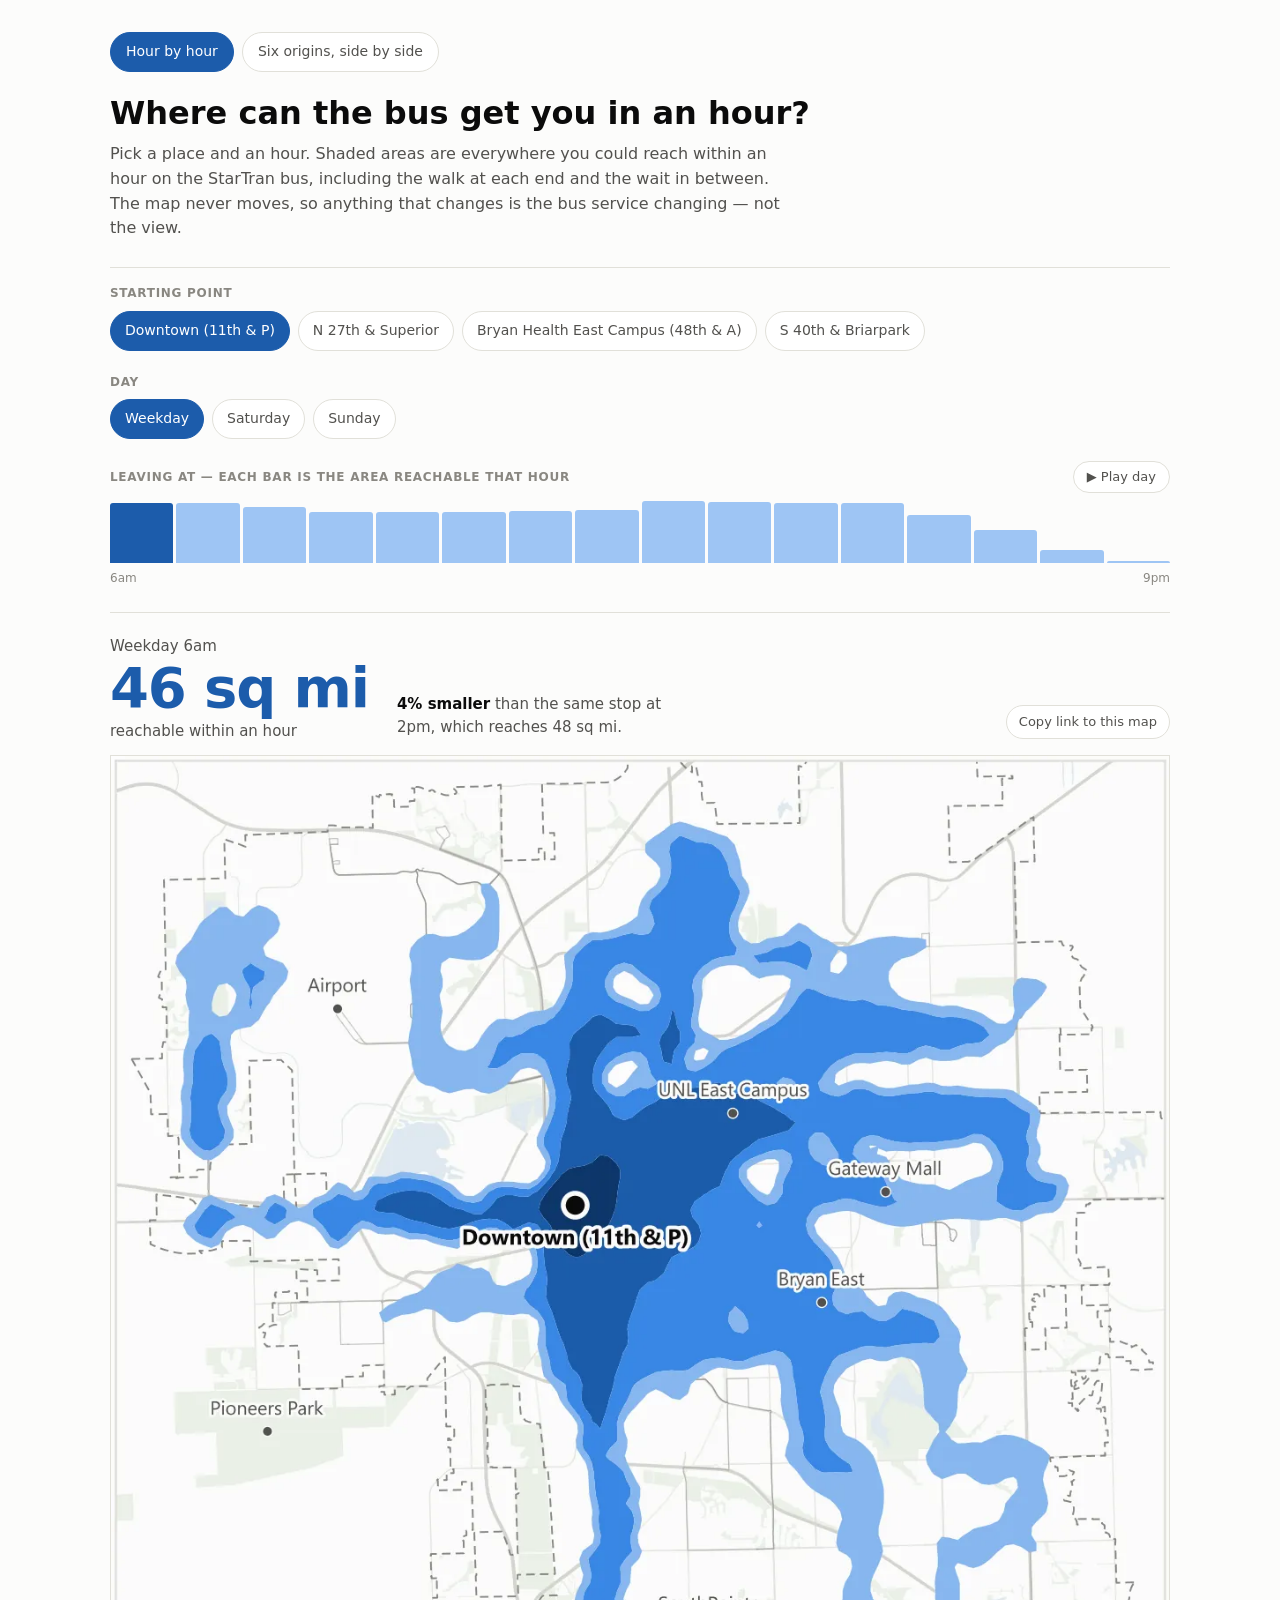
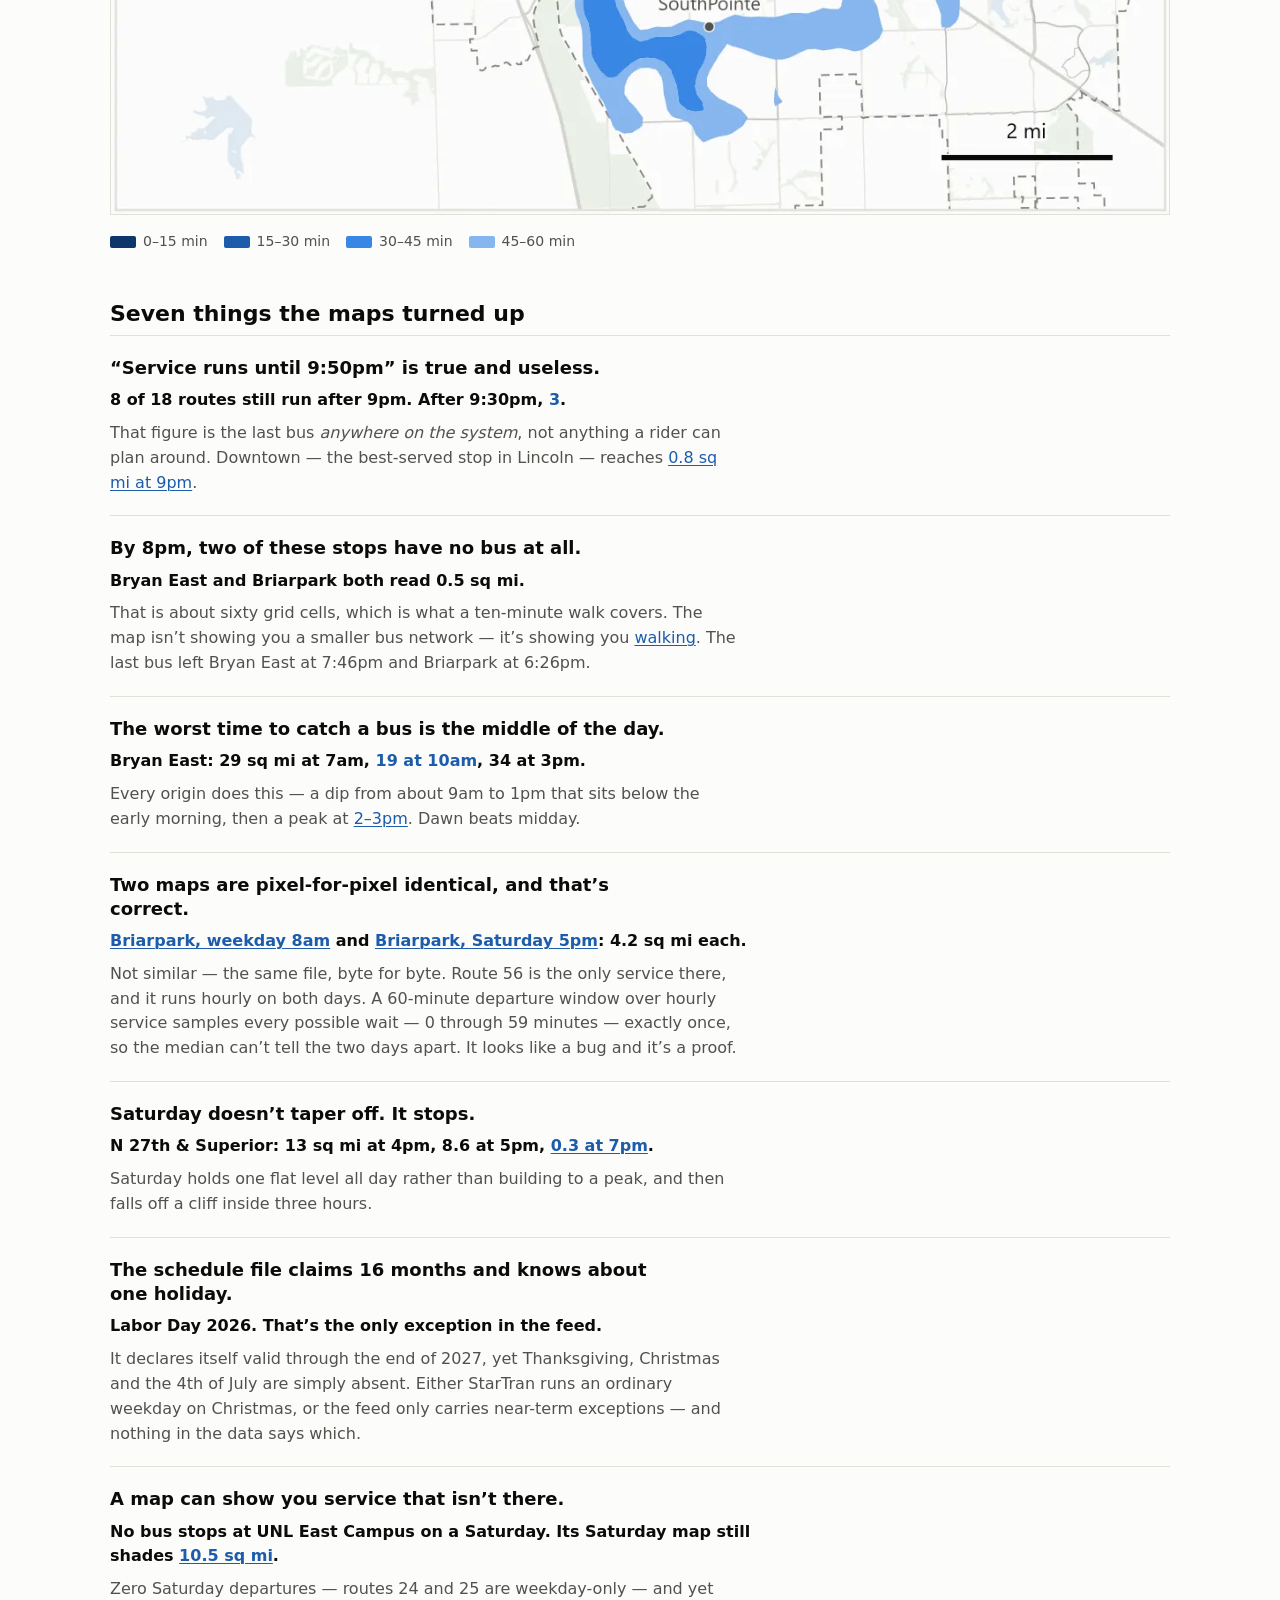
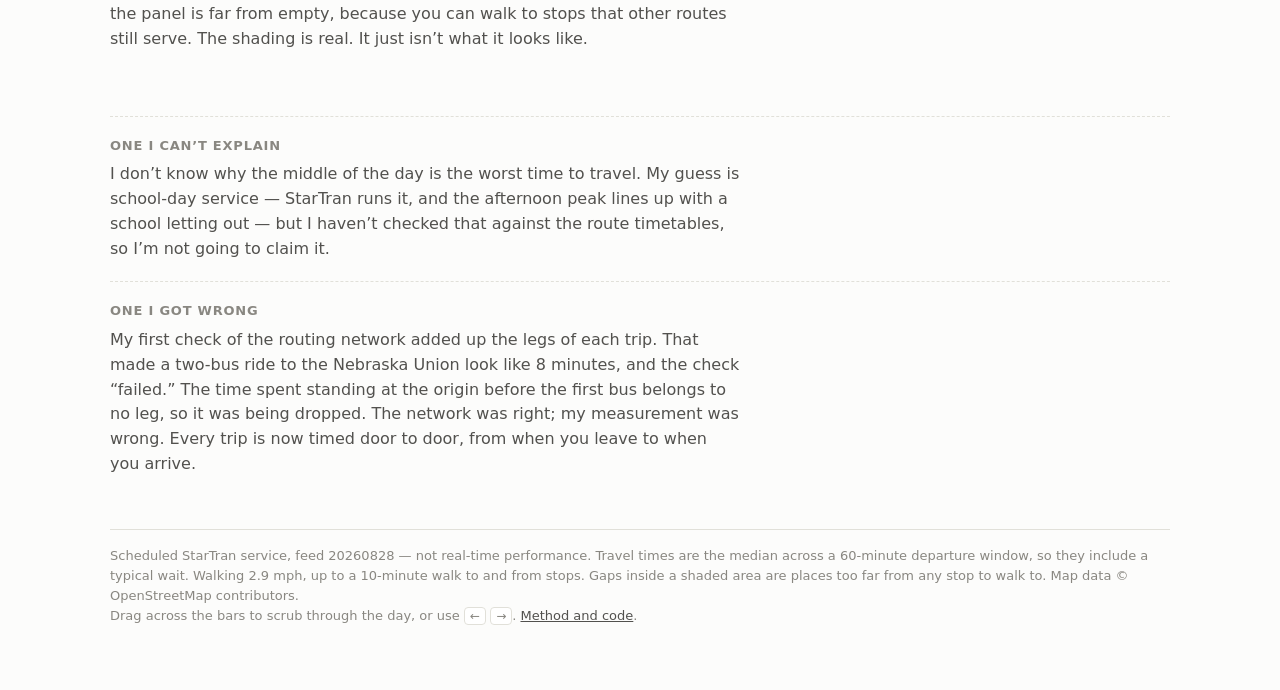
<file: output/web/explorer/index.html>
<!doctype html>
<html lang="en">
<head>
<meta charset="utf-8">
<meta name="viewport" content="width=device-width, initial-scale=1">
<title>Where can the bus get you? — StarTran access in Lincoln, Nebraska</title>
<meta name="description" content="How far the bus actually gets you from six points in Lincoln, Nebraska, hour by hour — and how far it doesn't, after dark and on weekends.">
<meta name="author" content="Logan Servant">
<link rel="canonical" href="https://loganserv44.github.io/where-the-bus-goes/">
<meta property="og:type" content="website">
<meta property="og:title" content="Where can the bus get you in an hour?">
<meta property="og:description" content="Scheduled StarTran access in Lincoln, Nebraska, mapped hour by hour. At 8am, downtown reaches 41% of the city. At 8pm, 9%. On Sunday, nothing.">
<meta property="og:url" content="https://loganserv44.github.io/where-the-bus-goes/">
<meta property="og:image" content="https://loganserv44.github.io/where-the-bus-goes/downtown.webp">
<meta name="twitter:card" content="summary_large_image">
<link rel="stylesheet" href="style.css">
</head>
<body>
<div class="wrap">
  <nav class="pagenav" aria-label="Views">
    <a href="./" aria-current="page">Hour by hour</a>
    <a href="compare.html">Six origins, side by side</a>
  </nav>

  <h1>Where can the bus get you in an hour?</h1>
  <p class="lede">Pick a place and an hour. Shaded areas are everywhere you could reach
  within an hour on the StarTran bus, including the walk at each end and the wait in
  between. The map never moves, so anything that changes is the bus service changing —
  not the view.</p>

  <div class="controls">
    <div class="row">
      <div class="group">
        <h2>Starting point</h2>
        <div class="btns" id="origins"></div>
      </div>
      <div class="group">
        <h2>Day</h2>
        <div class="btns" id="days"></div>
      </div>
    </div>

    <div class="timeline" id="timeline">
      <div class="tlhead">
        <h2 style="font-size:12px;letter-spacing:.06em;text-transform:uppercase;color:var(--muted);font-weight:600">
          Leaving at — each bar is the area reachable that hour</h2>
        <button type="button" class="play" id="play" aria-pressed="false">▶ Play day</button>
      </div>
      <div class="bars" id="bars" role="group" aria-label="Departure hour"></div>
      <div class="ticks"><span id="tickStart"></span><span id="tickEnd"></span></div>
    </div>
  </div>

  <div class="readout">
    <div class="stat">
      <p class="eyebrow" id="when"></p>
      <p class="statnum" id="area"></p>
      <p class="statsub" id="note">reachable within an hour</p>
    </div>
    <p class="compare" id="compare"></p>
    <button type="button" class="share" id="share">Copy link to this map</button>
  </div>
  <input class="shareurl" id="shareUrl" readonly hidden aria-label="Link to this map">

  <figure id="fig">
    <img id="map" alt="" width="1200" height="1200" fetchpriority="high" decoding="async">
  </figure>

  <div class="legend" id="legend"></div>

  <!-- Findings. Every figure below is either in methodology.md or in data.json, and the
       areas are written exactly as the explorer prints them, so a reader who follows a
       link sees the same number they just read. Do not edit a number here without
       re-checking it against the run that produced the maps. -->
  <section class="findings">
    <h2>Seven things the maps turned up</h2>

    <article>
      <h3>“Service runs until 9:50pm” is true and useless.</h3>
      <p class="fact">8 of 18 routes still run after 9pm. After 9:30pm, <b>3</b>.</p>
      <p>That figure is the last bus <em>anywhere on the system</em>, not anything a rider
      can plan around. Downtown — the best-served stop in Lincoln — reaches
      <a href="#downtown/wk/21">0.8 sq mi at 9pm</a>.</p>
    </article>

    <article>
      <h3>By 8pm, two of these stops have no bus at all.</h3>
      <p class="fact">Bryan East and Briarpark both read 0.5 sq mi.</p>
      <p>That is about sixty grid cells, which is what a ten-minute walk covers. The map
      isn’t showing you a smaller bus network — it’s showing you
      <a href="#bryan-east/wk/20">walking</a>. The last bus left Bryan East at 7:46pm and
      Briarpark at 6:26pm.</p>
    </article>

    <article>
      <h3>The worst time to catch a bus is the middle of the day.</h3>
      <p class="fact">Bryan East: 29 sq mi at 7am, <b>19 at 10am</b>, 34 at 3pm.</p>
      <p>Every origin does this — a dip from about 9am to 1pm that sits below the early
      morning, then a peak at <a href="#bryan-east/wk/15">2–3pm</a>. Dawn beats midday.</p>
    </article>

    <article>
      <h3>Two maps are pixel-for-pixel identical, and that’s correct.</h3>
      <p class="fact"><a href="#s40th-briarpark/wk/8">Briarpark, weekday 8am</a> and
      <a href="#s40th-briarpark/sa/17">Briarpark, Saturday 5pm</a>: 4.2 sq mi each.</p>
      <p>Not similar — the same file, byte for byte. Route 56 is the only service there,
      and it runs hourly on both days. A 60-minute departure window over hourly service
      samples every possible wait — 0 through 59 minutes — exactly once, so the median
      can’t tell the two days apart. It looks like a bug and it’s a proof.</p>
    </article>

    <article>
      <h3>Saturday doesn’t taper off. It stops.</h3>
      <p class="fact">N 27th &amp; Superior: 13 sq mi at 4pm, 8.6 at 5pm,
      <a href="#n27th-superior/sa/19">0.3 at 7pm</a>.</p>
      <p>Saturday holds one flat level all day rather than building to a peak, and then
      falls off a cliff inside three hours.</p>
    </article>

    <article>
      <h3>The schedule file claims 16 months and knows about one holiday.</h3>
      <p class="fact">Labor Day 2026. That’s the only exception in the feed.</p>
      <p>It declares itself valid through the end of 2027, yet Thanksgiving, Christmas and
      the 4th of July are simply absent. Either StarTran runs an ordinary weekday on
      Christmas, or the feed only carries near-term exceptions — and nothing in the data
      says which.</p>
    </article>

    <article>
      <h3>A map can show you service that isn’t there.</h3>
      <p class="fact">No bus stops at UNL East Campus on a Saturday. Its Saturday map
      still shades <a href="compare.html#fig-unl-east-campus">10.5 sq mi</a>.</p>
      <p>Zero Saturday departures — routes 24 and 25 are weekday-only — and yet the panel
      is far from empty, because you can walk to stops that other routes still serve. The
      shading is real. It just isn’t what it looks like.</p>
    </article>
  </section>

  <section class="findings aside">
    <article>
      <h3>One I can’t explain</h3>
      <p>I don’t know why the middle of the day is the worst time to travel. My guess is
      school-day service — StarTran runs it, and the afternoon peak lines up with a school
      letting out — but I haven’t checked that against the route timetables, so I’m not
      going to claim it.</p>
    </article>

    <article>
      <h3>One I got wrong</h3>
      <p>My first check of the routing network added up the legs of each trip. That made a
      two-bus ride to the Nebraska Union look like 8 minutes, and the check “failed.” The
      time spent standing at the origin before the first bus belongs to no leg, so it was
      being dropped. The network was right; my measurement was wrong. Every trip is now
      timed door to door, from when you leave to when you arrive.</p>
    </article>
  </section>


  <footer id="footer"></footer>
</div>

<script src="data.js"></script>
<script src="common.js"></script>
<script>
(function () {
  const D = window.EXPLORER_DATA;
  if (!D) {
    buildChrome();   // reports the missing data.js in the footer
    return;
  }

  const hoursFor = (day) => D.panels
    .filter((p) => p.day === day && p.origin === state.origin)
    .sort((a, b) => a.hour - b.hour);

  const state = { origin: D.origins[0].slug, day: D.days[0].id, hour: null };

  // Permalinks. The URL fragment carries origin/day/hour (#bryan-east/wk/20) so one
  // specific map can be linked to. A stale or hand-edited fragment degrades instead of
  // failing: an unknown origin or day is ignored, and render() already snaps an hour the
  // chosen day doesn't have back to that day's first.
  const key = () => `${state.origin}/${state.day}/${state.hour}`;

  function applyHash() {
    const [origin, day, hour] = decodeURIComponent(location.hash.slice(1)).split("/");
    if (D.origins.some((o) => o.slug === origin)) state.origin = origin;
    if (D.days.some((d) => d.id === day)) state.day = day;
    const h = parseInt(hour, 10);
    state.hour = Number.isInteger(h) ? h : null;
  }

  function writeHash() {
    if (location.hash === "#" + key()) return;
    try {
      // replaceState, not pushState: arrowing through sixteen hours shouldn't leave
      // sixteen entries for the back button to walk back out through.
      history.replaceState(null, "", "#" + key());
    } catch {
      // Chrome blocks the History API on file:// pages, and this one is meant to open
      // from disk. Assigning the hash works everywhere; it fires hashchange, which the
      // listener below ignores because the state already matches.
      location.hash = key();
    }
  }

  function mkButton(parent, label, onClick, title) {
    const b = document.createElement("button");
    b.type = "button";
    b.textContent = label;
    if (title) b.title = title;
    b.addEventListener("click", onClick);
    parent.appendChild(b);
    return b;
  }

  const originBtns = new Map();
  for (const o of D.origins) {
    originBtns.set(o.slug, mkButton(document.getElementById("origins"), o.name, () => {
      state.origin = o.slug;
      render();
    }));
  }
  const dayBtns = new Map();
  for (const d of D.days) {
    dayBtns.set(d.id, mkButton(document.getElementById("days"), d.label, () => {
      state.day = d.id;
      state.hour = null;
      render();
    }));
  }

  // The legend and footer are built in common.js, so this page and compare.html cannot
  // end up stating different routing parameters or a different feed version.
  buildChrome("Drag across the bars to scrub through the day, or use " +
              "<kbd>&larr;</kbd> <kbd>&rarr;</kbd>.");

  const barsEl = document.getElementById("bars");
  const imgEl = document.getElementById("map");
  const figEl = document.getElementById("fig");

  // Preloading runs one file at a time and at low priority. Firing a whole day at once
  // was actively harmful: a browser opens about six connections per host over HTTP/1.1,
  // so a burst of preloads sits in front of the map the reader is waiting for, and the
  // page falls back to alt text until the queue drains.
  const queued = new Set();
  const queue = [];
  let pumping = false;

  function preload(list) {
    for (const p of list) {
      if (!p || queued.has(p.image)) continue;
      queued.add(p.image);
      queue.push(p.image);
    }
    if (!pumping) pump();
  }

  function pump() {
    const src = queue.shift();
    if (!src) { pumping = false; return; }
    pumping = true;
    const img = new Image();
    img.fetchPriority = "low";
    img.onload = img.onerror = pump;
    img.src = src;
  }

  // Swapping the src directly leaves the figure empty while the new file loads, which is
  // what produced a blank map with alt text. Decode the next one off-screen and only then
  // put it in place, so the previous map stays up until its replacement is ready. The
  // token guards against a slow load landing after a faster, later one.
  let swapToken = 0;
  let idleTimer = null;

  function showMap(panel, alt) {
    const token = ++swapToken;
    const next = new Image();
    next.fetchPriority = "high";
    next.src = panel.image;
    queued.add(panel.image);

    const apply = () => {
      if (token !== swapToken) return;   // a later switch already won
      imgEl.src = next.src;
      imgEl.alt = alt;
      figEl.classList.remove("loading");
    };

    if (next.complete) { apply(); return; }   // already cached: swap with no flicker
    figEl.classList.add("loading");
    whenReady(next).then(apply);
  }

  // Resolve once the next map can be shown.
  //
  // The load event is the signal that is always delivered. decode() is nicer -- it waits
  // for the bitmap too, so the swap cannot flash a half-painted image -- but a browser
  // may leave it pending indefinitely while the document isn't being rendered, which is
  // what a background tab is. That would leave the map blank until the reader came back
  // to the tab, so decode only ever gets a bounded head start here.
  function whenReady(img) {
    const loaded = img.complete
      ? Promise.resolve()
      : new Promise((done) => { img.onload = img.onerror = done; });
    return loaded.then(() => img.decode && Promise.race([
      img.decode().catch(() => {}),          // rejects on a broken file; show it anyway
      new Promise((done) => setTimeout(done, 150)),
    ]));
  }

  // Panel labels read "Weekday 8am". Inside a chosen day that prefix is noise -- the
  // day is already a pressed button -- so ticks and comparisons use the hour alone.
  const hourOnly = (p) =>
    p.day_label && p.label.startsWith(p.day_label)
      ? p.label.slice(p.day_label.length + 1) : p.label;

  // An area on its own is a number with no scale. Measuring it against the day's best
  // hour is what makes it mean something: 12 sq mi reads very differently once you know
  // the same stop reaches 43 at its peak.
  function compareText(current, peak, hours) {
    if (!current.routed || !current.km2) {
      return hours.length === 1
        ? "StarTran runs no Sunday service, so none of this map is reachable."
        : "No bus leaves this stop in this hour.";
    }
    if (current === peak) return "The best this stop manages all day.";
    const pct = Math.round((1 - current.km2 / peak.km2) * 100);
    if (pct < 1) return `Effectively the same as the ${hourOnly(peak)} peak.`;
    return `<b>${pct}% smaller</b> than the same stop at ${hourOnly(peak)}, ` +
           `which reaches ${peak.area}.`;
  }

  function render() {
    const hours = hoursFor(state.day);
    if (!hours.length) return;
    if (state.hour === null || !hours.some((p) => p.hour === state.hour)) {
      state.hour = hours[0].hour;
    }
    const current = hours.find((p) => p.hour === state.hour);
    const peak = hours.reduce((a, b) => ((b.km2 || 0) > (a.km2 || 0) ? b : a));
    const peakKm2 = peak.km2 || 1;
    // A day with a single entry (Sunday: no service) has no shape to step through and
    // nothing to play.
    document.getElementById("timeline").hidden = hours.length === 1;

    barsEl.innerHTML = "";
    for (const p of hours) {
      const b = mkButton(barsEl, "",
                         () => { stopPlay(); state.hour = p.hour; render(); },
                         `${hourOnly(p)}: ${p.area || "no buses"}`);
      b.style.height = Math.max(4, Math.round(((p.km2 || 0) / peakKm2) * 100)) + "%";
      b.setAttribute("aria-pressed", String(p.hour === state.hour));
      b.setAttribute("aria-label", `${p.label}, ${p.area || "no buses"}`);
    }
    document.getElementById("tickStart").textContent = hourOnly(hours[0]);
    document.getElementById("tickEnd").textContent = hourOnly(hours[hours.length - 1]);

    document.getElementById("when").textContent = current.label;
    document.getElementById("area").textContent = current.area || "Nowhere";
    document.getElementById("note").textContent =
      current.routed ? "reachable within an hour" : "no buses run";
    document.getElementById("compare").innerHTML = compareText(current, peak, hours);

    showMap(current, `Map of the area reachable from ` +
      `${D.origins.find((o) => o.slug === state.origin).name} leaving at ` +
      `${current.label}: ${current.area || "nowhere"}`);

    for (const [slug, b] of originBtns) b.setAttribute("aria-pressed", String(slug === state.origin));
    for (const [id, b] of dayBtns) b.setAttribute("aria-pressed", String(id === state.day));

    const i = hours.findIndex((p) => p.hour === state.hour);
    preload([hours[i + 1], hours[i - 1]]);
    // Then quietly fetch the rest of this day, so stepping or playing through it later
    // costs nothing. Queued behind the neighbours above and fetched one at a time.
    clearTimeout(idleTimer);
    idleTimer = setTimeout(() => preload(hours), 900);

    writeHash();
    // If the copy fallback is open, it must keep showing a link to what's on screen.
    if (!shareUrl.hidden) shareUrl.value = location.href;
  }

  // Playback. The argument of this page is that service builds up and then collapses
  // over a day; playing it makes that argument in about ten seconds without the reader
  // clicking anything. One pass, no loop -- the point is where the day ends up.
  const playBtn = document.getElementById("play");
  const PLAY_LABEL = playBtn.textContent;
  const PLAY_MS = 600;
  let playTimer = null;

  function stopPlay() {
    clearInterval(playTimer);
    playTimer = null;
    playBtn.textContent = PLAY_LABEL;
    playBtn.setAttribute("aria-pressed", "false");
  }

  function startPlay() {
    const hours = hoursFor(state.day);
    if (hours.length < 2) return;
    preload(hours);   // the whole day at once, so playback doesn't stutter on a swap
    // Pressing play while parked on the last hour should replay the day, not sit still.
    if (state.hour === hours[hours.length - 1].hour) state.hour = hours[0].hour;
    playBtn.textContent = "❚❚ Pause";
    playBtn.setAttribute("aria-pressed", "true");
    render();
    playTimer = setInterval(() => {
      // Re-read the list each tick: switching origin or day mid-play is allowed, and
      // playback should follow to the new one rather than run off the end of the old.
      const list = hoursFor(state.day);
      const i = list.findIndex((p) => p.hour === state.hour);
      if (i >= list.length - 1) { stopPlay(); return; }
      state.hour = list[i + 1].hour;
      render();
    }, PLAY_MS);
  }

  playBtn.addEventListener("click", () => (playTimer ? stopPlay() : startPlay()));

  // Scrubbing. The bars stay bars rather than becoming a slider, because each one's
  // height is that hour's reachable area -- the timeline is a chart as much as a
  // control, and a slider would throw that away. Dragging across them gives the
  // slider's feel without losing the shape of the day.
  function scrubTo(clientX) {
    const hours = hoursFor(state.day);
    if (hours.length < 2) return;
    const r = barsEl.getBoundingClientRect();
    const i = Math.max(0, Math.min(hours.length - 1,
                                   Math.floor((clientX - r.left) / r.width * hours.length)));
    if (hours[i].hour === state.hour) return;  // only redraw when the hour actually changes
    state.hour = hours[i].hour;
    render();
  }

  barsEl.addEventListener("pointerdown", (e) => {
    stopPlay();
    // Capture on the container, not the bar: render() replaces the bars underneath the
    // pointer on every step, and a capture held by one of them would die with it.
    barsEl.setPointerCapture(e.pointerId);
    scrubTo(e.clientX);
    e.preventDefault();  // no text selection while dragging
  });
  barsEl.addEventListener("pointermove", (e) => {
    if (barsEl.hasPointerCapture(e.pointerId)) scrubTo(e.clientX);
  });

  const shareBtn = document.getElementById("share");
  const shareUrl = document.getElementById("shareUrl");
  const SHARE_LABEL = shareBtn.textContent;
  let shareTimer = null;

  shareBtn.addEventListener("click", async () => {
    const say = (msg) => {
      shareBtn.textContent = msg;
      clearTimeout(shareTimer);
      shareTimer = setTimeout(() => { shareBtn.textContent = SHARE_LABEL; }, 2500);
    };
    try {
      await navigator.clipboard.writeText(location.href);
      shareUrl.hidden = true;
      say("Link copied");
    } catch {
      // The clipboard API needs a secure context, which file:// is not. Show the URL
      // selected instead, so Ctrl+C still does the job.
      shareUrl.hidden = false;
      shareUrl.value = location.href;
      shareUrl.select();
      say("Press Ctrl+C");
    }
  });

  // A finding's link sets the explorer to the map that proves it. The hashchange
  // listener below already applies the state; this only brings the map back into view,
  // because by the time a reader clicks one they are well below it. Scrolling to the
  // readout rather than the figure keeps the number and the map on screen together.
  const readoutEl = document.querySelector(".readout");
  // Scroll to an element, and make sure it actually happened. Some embedded browsers
  // accept behavior:"smooth" and then never perform the scroll, which leaves a link
  // that looks broken; if nothing has moved shortly afterwards, jump instead. The
  // animation is the enhancement, the scroll is the requirement.
  const reduceMotion = matchMedia("(prefers-reduced-motion: reduce)").matches;

  function goTo(el) {
    const before = window.scrollY;
    const target = Math.round(el.getBoundingClientRect().top) + before;
    el.scrollIntoView({behavior: reduceMotion ? "auto" : "smooth", block: "start"});
    if (Math.abs(target - before) < 4) return;   // already there; nothing to rescue
    setTimeout(() => {
      if (window.scrollY === before) window.scrollTo(0, target);
    }, 250);
  }

  // Only same-page fragments are the explorer's own state. A finding that points at
  // compare.html is an ordinary link and is left alone.
  for (const a of document.querySelectorAll('.findings a[href^="#"]')) {
    a.addEventListener("click", () => {
      stopPlay();
      // Defer past the hashchange this click is about to fire, so the scroll lands on
      // the map the reader asked for rather than the one still on screen.
      setTimeout(() => goTo(readoutEl), 0);
    });
  }

  addEventListener("hashchange", () => {
    const before = key();
    applyHash();
    if (key() !== before) render();
  });

  addEventListener("keydown", (e) => {
    const hours = hoursFor(state.day);
    const i = hours.findIndex((p) => p.hour === state.hour);
    if (e.key === "ArrowRight" && i < hours.length - 1) {
      stopPlay(); state.hour = hours[i + 1].hour; render();
    }
    if (e.key === "ArrowLeft" && i > 0) {
      stopPlay(); state.hour = hours[i - 1].hour; render();
    }
  });

  applyHash();
  render();
})();
</script>
</body>
</html>
</file>
<file: output/web/explorer/style.css>
/* Shared by index.html (the hourly explorer) and compare.html (the six figures).
   One file rather than a copy per page: the two must not drift apart, and the whole
   thing is small enough that the unused rules on either page cost nothing. */

:root {
  --surface: #fcfcfb; --ink: #0b0b0b; --ink2: #52514e; --muted: #898781;
  --hairline: #e1e0d9; --accent: #1c5cab; --bar: #9ec5f4;
}
* { box-sizing: border-box; }
/* Deliberately no `scroll-behavior: smooth` here. It would also govern calls that
   pass behavior:"auto", and some embedded browsers accept a smooth scroll and then
   never perform it -- which would take the reliable path down with it. Scrolling is
   handled in goTo() instead, which checks that it happened. */
body { margin: 0; background: var(--surface); color: var(--ink);
       font: 16px/1.55 "Segoe UI", system-ui, -apple-system, sans-serif; }
.wrap { max-width: 1100px; margin: 0 auto; padding: 32px 20px 64px; }
h1 { font-size: clamp(24px, 4vw, 32px); line-height: 1.2; margin: 0 0 10px; }
.lede { color: var(--ink2); margin: 0 0 26px; max-width: 68ch; }
.row { display: flex; flex-wrap: wrap; gap: 22px; align-items: flex-start; }
.group { display: flex; flex-direction: column; gap: 8px; }
.group h2 { font-size: 12px; letter-spacing: .06em; text-transform: uppercase;
            color: var(--muted); margin: 0; font-weight: 600; }
.btns { display: flex; flex-wrap: wrap; gap: 8px; }
button { font: inherit; font-size: 14px; padding: 8px 14px; cursor: pointer;
         background: #fff; color: var(--ink2); border: 1px solid var(--hairline);
         border-radius: 999px; }
button:hover { border-color: var(--muted); color: var(--ink); }
button[aria-pressed="true"] { background: var(--accent); border-color: var(--accent);
                              color: #fff; }
.controls { padding: 16px 0 18px; border-top: 1px solid var(--hairline);
            border-bottom: 1px solid var(--hairline); margin-bottom: 20px; }
.timeline { margin: 22px 0 6px; }
.tlhead { display: flex; align-items: center; gap: 12px; margin: 0 0 8px; }
.tlhead h2 { margin: 0; }
/* pan-y, not none: a vertical swipe over the bars still scrolls the page, while
   horizontal movement is ours to scrub with. */
.bars { display: flex; align-items: flex-end; gap: 3px; height: 62px;
        touch-action: pan-y; }
.bars button { flex: 1 1 0; padding: 0; border: 0; border-radius: 3px 3px 0 0;
               background: var(--bar); min-width: 0; cursor: ew-resize; }
.bars button[aria-pressed="true"] { background: var(--accent); }
.bars button:hover { outline: 2px solid var(--muted); outline-offset: 1px; }
.ticks { display: flex; justify-content: space-between; color: var(--muted);
         font-size: 12px; margin-top: 6px; }
button.play { margin-left: auto; font-size: 13px; padding: 5px 13px; min-width: 88px;
              white-space: nowrap; flex: 0 0 auto; }
button.play[aria-pressed="true"] { background: var(--accent); border-color: var(--accent);
                                   color: #fff; }

.readout { display: flex; flex-wrap: wrap; gap: 4px 28px; align-items: flex-end;
           margin: 22px 0 12px; }
.eyebrow { margin: 0; color: var(--ink2); font-size: 15px; }
.statnum { margin: 2px 0 0; font-size: clamp(38px, 7vw, 56px); line-height: 1;
           font-weight: 700; color: var(--accent); letter-spacing: -.02em; }
.statsub { margin: 4px 0 0; color: var(--ink2); font-size: 15px; }
.compare { margin: 0 0 4px; color: var(--ink2); font-size: 15px; max-width: 30ch; }
.compare b { color: var(--ink); font-weight: 700; }
button.share { font-size: 13px; padding: 6px 12px; margin: 0 0 4px auto; }
.shareurl { width: 100%; font: inherit; font-size: 13px; padding: 6px 8px;
            margin: 0 0 12px; color: var(--ink2); background: #fff;
            border: 1px solid var(--hairline); border-radius: 6px; }
figure { margin: 0; }
figure img { width: 100%; height: auto; display: block; background: #fff;
             border: 1px solid var(--hairline); transition: opacity .12s ease; }
/* Only seen when a map isn't in cache yet: the previous one stays up, dimmed, so a
   slow load reads as "working" rather than as a broken image. */
figure.loading img { opacity: .45; }
.legend { display: flex; flex-wrap: wrap; gap: 16px; margin: 16px 0 0;
          color: var(--ink2); font-size: 14px; }
.legend span { display: flex; align-items: center; gap: 7px; }
.sw { width: 26px; height: 12px; border-radius: 2px; }
.findings { margin: 44px 0 0; }
.findings > h2 { font-size: 22px; margin: 0 0 4px; }
.findings article { padding: 20px 0; border-top: 1px solid var(--hairline); }
.findings h3 { font-size: 18px; line-height: 1.35; margin: 0 0 8px; max-width: 46ch; }
.findings p { margin: 0; max-width: 62ch; color: var(--ink2); }
.findings .fact { color: var(--ink); font-weight: 600; margin-bottom: 8px; }
.findings .fact b { color: var(--accent); }
.findings a { color: var(--accent); text-decoration-thickness: 1px;
              text-underline-offset: 2px; }
.aside article { border-top: 1px dashed var(--hairline); }
.aside h3 { font-size: 13px; letter-spacing: .06em; text-transform: uppercase;
            color: var(--muted); font-weight: 600; }
.panels { margin: 48px 0 0; padding-top: 12px; border-top: 2px solid var(--ink); }
/* On compare.html the figures are the page, not a section appended to one, so they need
   no rule above them and no gap to clear. */
.panels.bare { margin-top: 28px; padding-top: 0; border-top: 0; }
.panels > h2 { font-size: 22px; margin: 14px 0 8px; }
.panels > .lede { margin-bottom: 26px; }
.panel { margin: 0 0 34px; }
.panel img { width: 100%; height: auto; display: block; background: #fff;
             border: 1px solid var(--hairline); }
.panel figcaption { margin-top: 10px; color: var(--ink2); font-size: 15px;
                    max-width: 62ch; }
.panel figcaption b { color: var(--ink); }
footer { margin-top: 32px; padding-top: 16px; border-top: 1px solid var(--hairline);
         color: var(--muted); font-size: 13px; }
footer a { color: var(--ink2); }
kbd { font: inherit; font-size: 12px; background: #fff; border: 1px solid var(--hairline);
      border-radius: 4px; padding: 1px 5px; }
@media (max-width: 620px) { .bars { height: 48px; } }

/* Page switcher, on both pages. The current page is marked rather than hidden, so it
   is always visible that there are two. */
.pagenav { display: flex; flex-wrap: wrap; gap: 8px; margin: 0 0 22px; }
.pagenav a { font-size: 14px; padding: 8px 15px; border-radius: 999px;
             border: 1px solid var(--hairline); background: #fff; color: var(--ink2);
             text-decoration: none; }
.pagenav a:hover { border-color: var(--muted); color: var(--ink); }
.pagenav a[aria-current="page"] { background: var(--accent); border-color: var(--accent);
                                  color: #fff; }
</file>
